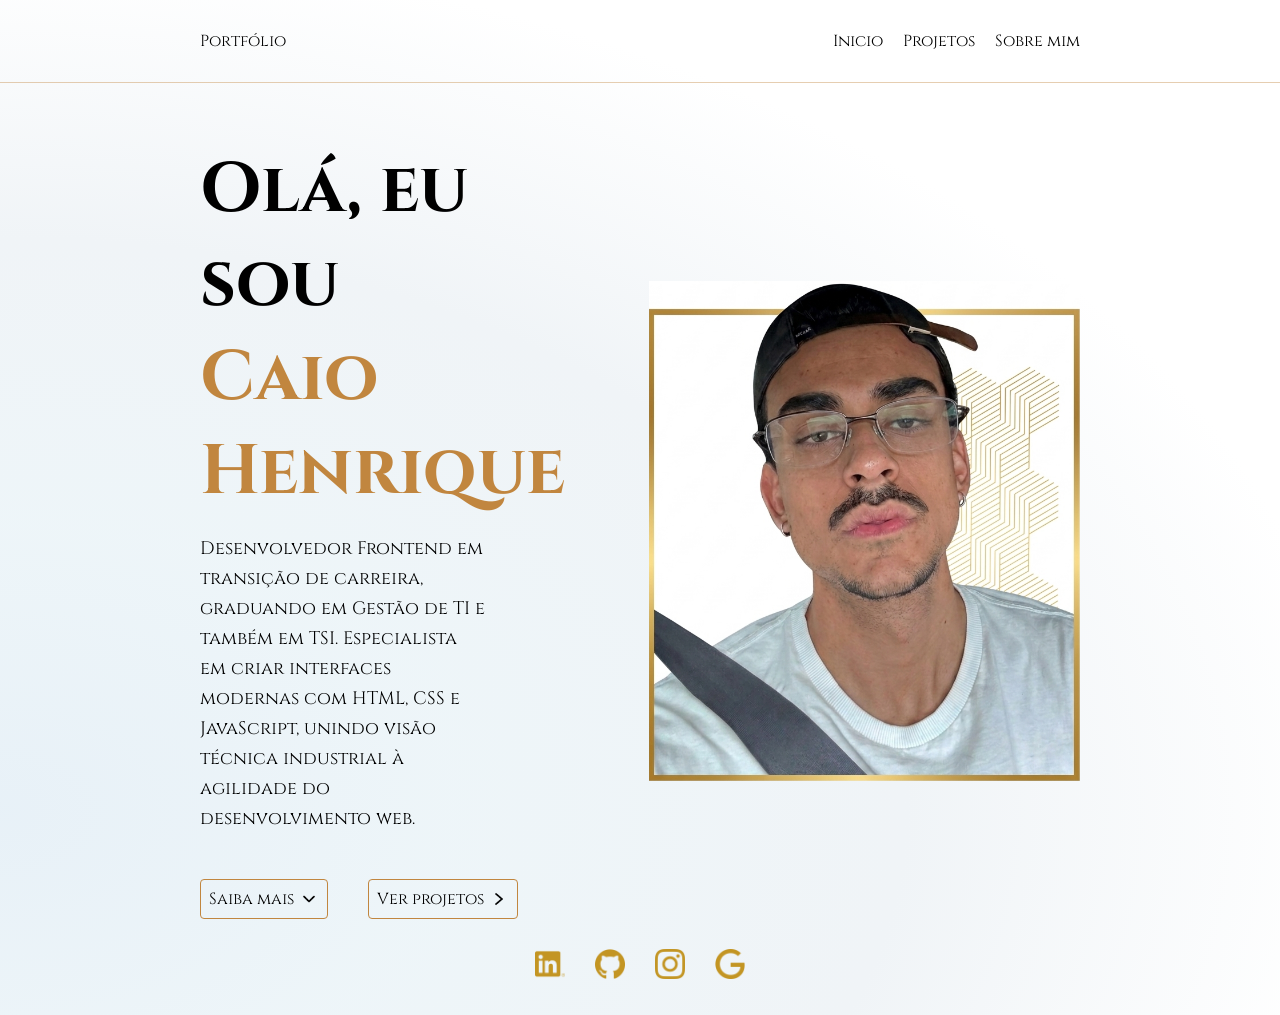
<file: index.html>
<!DOCTYPE html>
<html lang="pt-br">
<head>
    <meta charset="UTF-8">
    <meta name="viewport" content="width=device-width, initial-scale=1.0">
    <title>Avaliação - Website Pessoal</title>
    <!--Link-->
    <link rel="stylesheet" href="style.css">

    <!--Fonts-->
    <link rel="preconnect" href="https://fonts.googleapis.com">
    <link rel="preconnect" href="https://fonts.gstatic.com" crossorigin>
    <link href="https://fonts.googleapis.com/css2?family=Cinzel:wght@400..900&family=Inter:ital,opsz,wght@0,14..32,100..900;1,14..32,100..900&family=Karla:ital,wght@0,200..800;1,200..800&family=Overpass:ital,wght@0,100..900;1,100..900&family=Red+Hat+Text:ital,wght@0,300..700;1,300..700&family=Titillium+Web:ital,wght@0,200;0,300;0,400;0,600;0,700;0,900;1,200;1,300;1,400;1,600;1,700&display=swap" rel="stylesheet">
</head>
<body>
    <header>
        <nav>
            <p>Portfólio</p>
            <ul>
                <li><a href="index.html">Inicio</a></li>
                <li><a href="projetos.html">Projetos</a></li>
                <li><a href="sobre.html">Sobre mim</a></li>
            </ul>
        </nav>
    </header>

    <hr>

    <main>
        <div class="container">
            <div class="informacoes">
                <h1>Olá, eu sou <br> <strong>Caio Henrique</strong></h1>
                <p>Desenvolvedor Frontend em transição de carreira, graduando em Gestão de TI e também em TSI. Especialista em criar interfaces modernas com HTML, CSS e JavaScript, unindo visão técnica industrial à agilidade do desenvolvimento web.</p>
            </div>

            <div class="secoes">
                <div id="ir-sobre" class="botao">
                    <a href="sobre.html">Saiba mais <img src="./image/down.png" alt="seta para baixo"></a>
                </div>
                <div id="ir-projetos" class="botao">
                    <a href="projetos.html">Ver projetos <img src="./image/next.png" alt="seta para direita"></a>
                </div>
            </div>
        </div>

        <div class="imagem-perfil"><img src="./image/foto-perfil.png" alt="foto perfil"></div>
    </main>

    <footer>
        <div id="links">
            <div id="linkedin" class="container-links"><a href="https://www.linkedin.com/in/caio-henrique-29396a244/" target="_blank"><img src="./image/linkedin.png" alt="linkedin"></a></div>

            <div id="github" class="container-links"><a href="https://github.com/CypherDM" target="_blank"><img src="./image/github.png" alt="github"></a></div>

            <div id="instagram" class="container-links"><a href="https://www.instagram.com/caio_hhrr/" target="_blank"><img src="./image/instagram.png" alt="instagram"></a></div>

            <div id="email" class="container-links"><a href="mailto:caiohhrr@gmail.com" target="_blank"><img src="./image/google.png" alt="email"></a></div>
        </div>
    </footer>
</body>
</html>
</file>
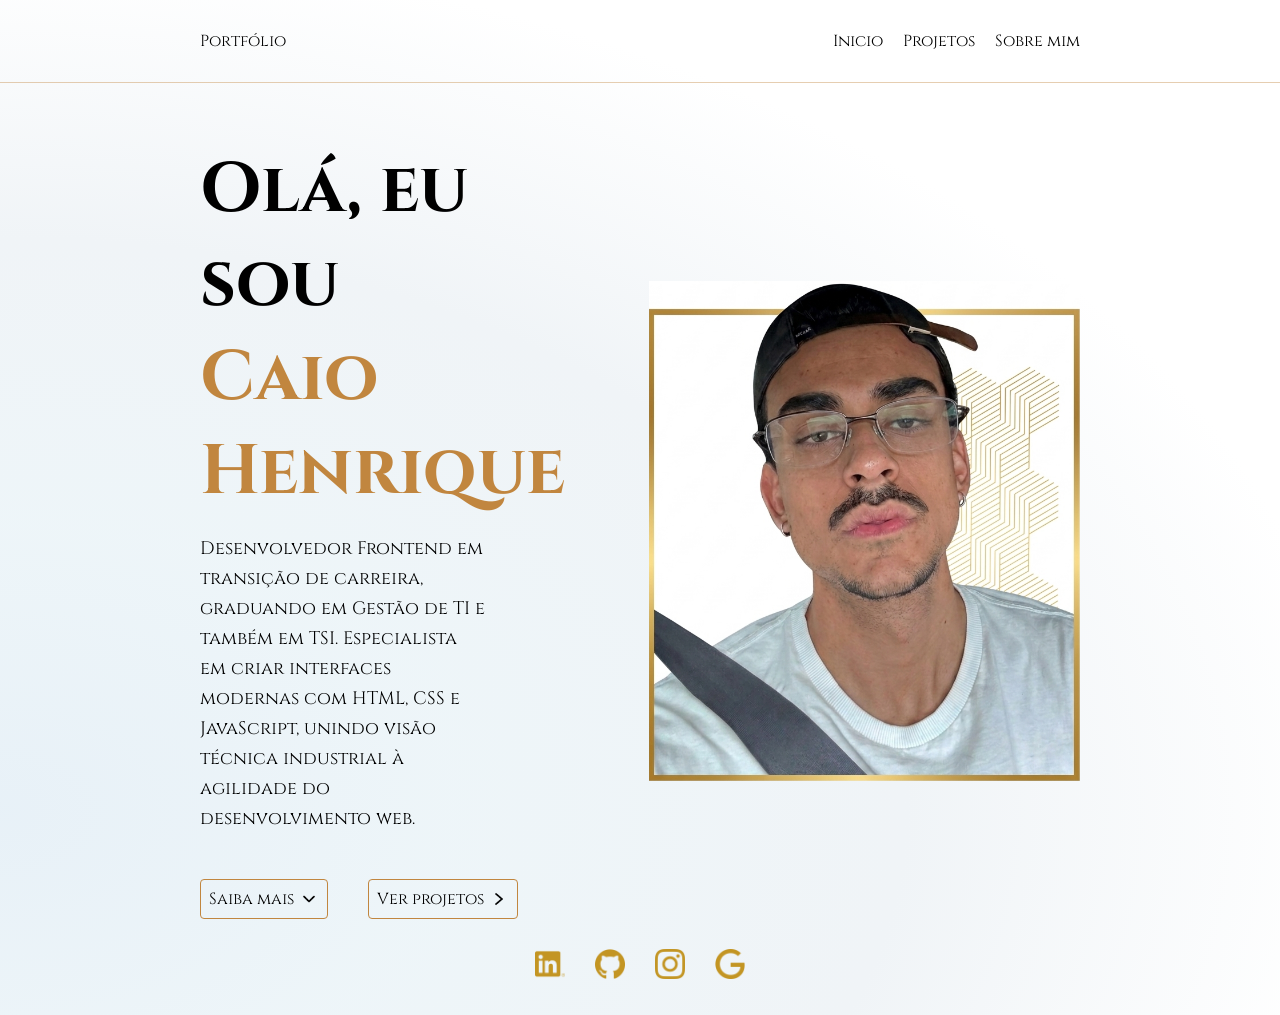
<file: home.html>
<!DOCTYPE html>
<html lang="pt-br">
<head>
    <meta charset="UTF-8">
    <meta name="viewport" content="width=device-width, initial-scale=1.0">
    <title>Avaliação - Website Pessoal</title>
    <!--Link-->
    <link rel="stylesheet" href="style.css">

    <!--Fonts-->
    <link rel="preconnect" href="https://fonts.googleapis.com">
    <link rel="preconnect" href="https://fonts.gstatic.com" crossorigin>
    <link href="https://fonts.googleapis.com/css2?family=Cinzel:wght@400..900&family=Inter:ital,opsz,wght@0,14..32,100..900;1,14..32,100..900&family=Karla:ital,wght@0,200..800;1,200..800&family=Overpass:ital,wght@0,100..900;1,100..900&family=Red+Hat+Text:ital,wght@0,300..700;1,300..700&family=Titillium+Web:ital,wght@0,200;0,300;0,400;0,600;0,700;0,900;1,200;1,300;1,400;1,600;1,700&display=swap" rel="stylesheet">
</head>
<body>
    <header>
        <nav>
            <p>Portfólio</p>
            <ul>
                <li><a href="#inicio">Inicio</a></li>
                <li><a href="projetos.html">Projetos</a></li>
                <li><a href="sobre.html">Sobre mim</a></li>
            </ul>
        </nav>
    </header>

    <hr>

    <main>
        <div class="container">
            <div class="informacoes">
                <h1>Olá, eu sou <br> <strong>Caio Henrique</strong></h1>
                <p>Desenvolvedor Frontend em transição de carreira, graduando em Gestão de TI e também em TSI. Especialista em criar interfaces modernas com HTML, CSS e JavaScript, unindo visão técnica industrial à agilidade do desenvolvimento web.</p>
            </div>

            <div class="secoes">
                <div id="ir-sobre" class="botao">
                    <a href="sobre.html">Saiba mais <img src="./image/down.png" alt="seta para baixo"></a>
                </div>
                <div id="ir-projetos" class="botao">
                    <a href="#projetos">Ver projetos <img src="./image/next.png" alt="seta para direita"></a>
                </div>
            </div>
        </div>

        <div class="imagem-perfil"><img src="./image/foto-perfil.png" alt="foto perfil"></div>
    </main>

    <footer>
        <div id="links">
            <div id="linkedin" class="container-links"><a href="https://www.linkedin.com/in/caio-henrique-29396a244/" target="_blank"><img src="./image/linkedin.png" alt="linkedin"></a></div>

            <div id="github" class="container-links"><a href="https://github.com/CypherDM" target="_blank"><img src="./image/github.png" alt="github"></a></div>

            <div id="instagram" class="container-links"><a href="https://www.instagram.com/caio_hhrr/" target="_blank"><img src="./image/instagram.png" alt="instagram"></a></div>

            <div id="email" class="container-links"><a href="mailto:caiohhrr@gmail.com" target="_blank"><img src="./image/google.png" alt="email"></a></div>
        </div>
    </footer>
</body>
</html>
</file>
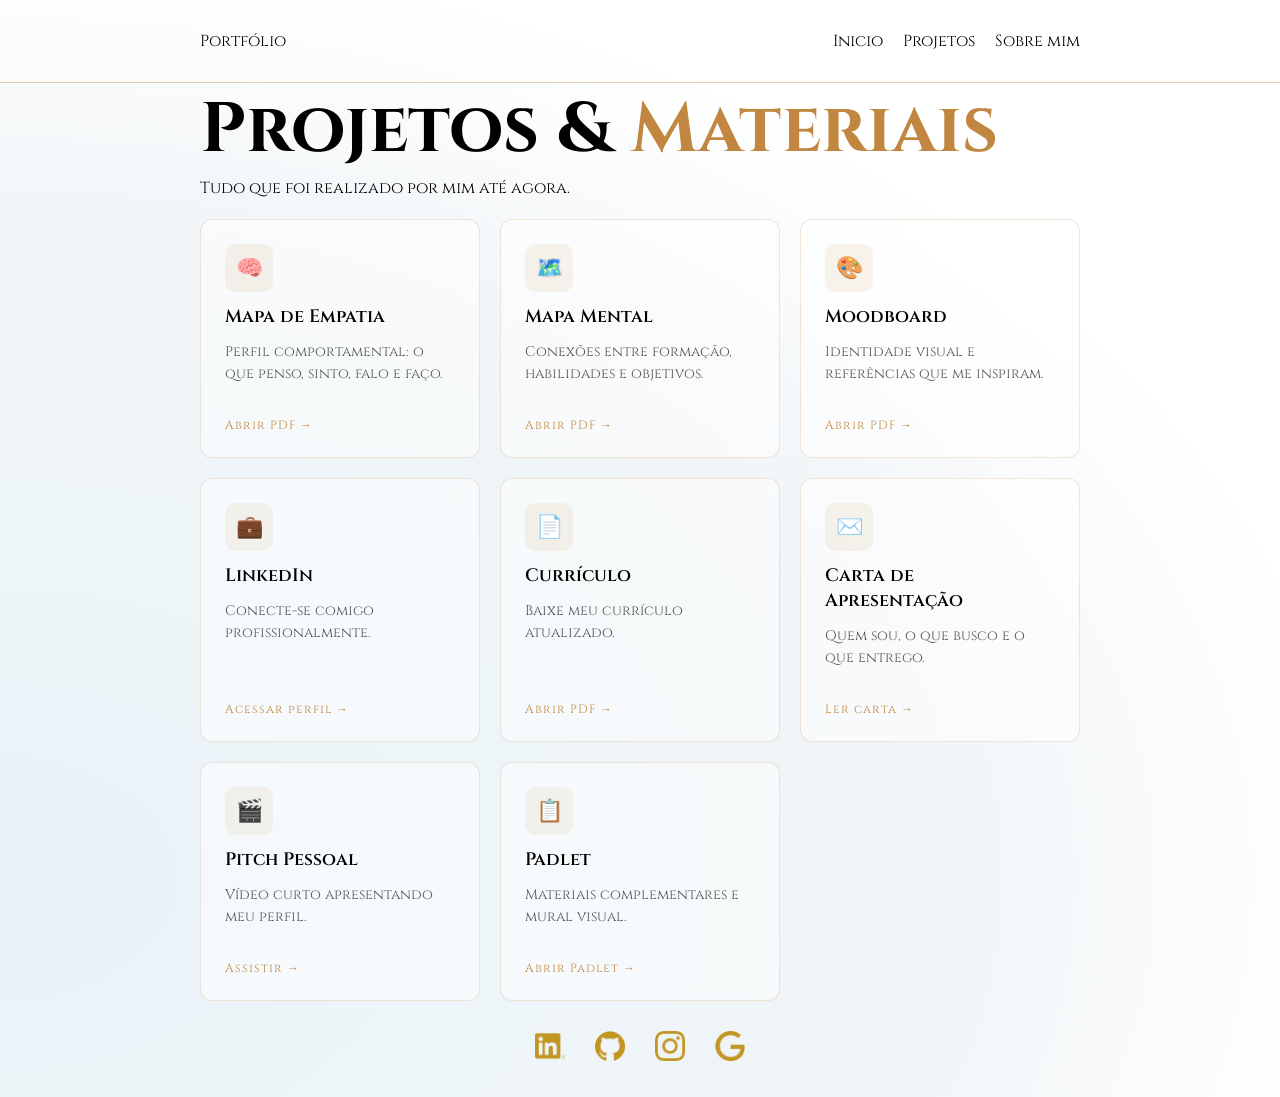
<file: projetos.html>
<!DOCTYPE html>
<html lang="pt-br">
<head>
    <meta charset="UTF-8">
    <meta name="viewport" content="width=device-width, initial-scale=1.0">
    <title>Projetos</title>

    <!--Link-->
    <link rel="stylesheet" href="style-projetos.css">

    <!--Fonts-->
    <link rel="preconnect" href="https://fonts.googleapis.com">
    <link rel="preconnect" href="https://fonts.gstatic.com" crossorigin>
    <link href="https://fonts.googleapis.com/css2?family=Cinzel:wght@400..900&family=Inter:ital,opsz,wght@0,14..32,100..900;1,14..32,100..900&family=Karla:ital,wght@0,200..800;1,200..800&family=Overpass:ital,wght@0,100..900;1,100..900&family=Red+Hat+Text:ital,wght@0,300..700;1,300..700&family=Titillium+Web:ital,wght@0,200;0,300;0,400;0,600;0,700;0,900;1,200;1,300;1,400;1,600;1,700&display=swap" rel="stylesheet">
</head>
<body>
    <header>
        <nav>
            <p>Portfólio</p>
            <ul>
                <li><a href="index.html">Inicio</a></li>
                <li><a href="projetos.html">Projetos</a></li>
                <li><a href="sobre.html">Sobre mim</a></li>
            </ul>
        </nav>
    </header>

    <hr>

    <main>
        <h1>Projetos & <strong>Materiais</strong></h1>
        <p>Tudo que foi realizado por mim até agora.</p>

        <div class="cards-grid">
            <div class="card">
                <div class="card-icone">🧠</div>
                <a href="./pdfs/mapa-empatia.pdf" class="card-externo">↗</a>
                <h3>Mapa de Empatia</h3>
                <p>Perfil comportamental: o que penso, sinto, falo e faço.</p>
                <a href="./pdfs/mapa-empatia.pdf" class="card-link">Abrir PDF →</a>
            </div>

            <div class="card">
                <div class="card-icone">🗺️</div>
                <a href="./pdfs/Mapa_Mental.pdf" class="card-externo">↗</a>
                <h3>Mapa Mental</h3>
                <p>Conexões entre formação, habilidades e objetivos.</p>
                <a href="./pdfs/Mapa_Mental.pdf" class="card-link">Abrir PDF →</a>
            </div>

            <div class="card">
                <div class="card-icone">🎨</div>
                <a href="./pdfs/Moodboard-CaioHenrique.pdf" class="card-externo">↗</a>
                <h3>Moodboard</h3>
                <p>Identidade visual e referências que me inspiram.</p>
                <a href="./pdfs/Moodboard-CaioHenrique.pdf" class="card-link">Abrir PDF →</a>
            </div>

            <div class="card">
                <div class="card-icone">💼</div>
                <a href="https://www.linkedin.com/in/caio-henrique-29396a244/" target="_blank" class="card-externo">↗</a>
                <h3>LinkedIn</h3>
                <p>Conecte-se comigo profissionalmente.</p>
                <a href="https://www.linkedin.com/in/caio-henrique-29396a244/" target="_blank" class="card-link">Acessar perfil →</a>
            </div>

            <div class="card">
                <div class="card-icone">📄</div>
                <a href="./pdfs/Caio_Henrique_Curriculo_TI.pdf" class="card-externo">↗</a>
                <h3>Currículo</h3>
                <p>Baixe meu currículo atualizado.</p>
                <a href="./pdfs/Caio_Henrique_Curriculo_TI.pdf" class="card-link">Abrir PDF →</a>
            </div>

            <div class="card">
                <div class="card-icone">✉️</div>
                <a href="./pdfs/Carta de Apresentação.pdf" class="card-externo">↗</a>
                <h3>Carta de Apresentação</h3>
                <p>Quem sou, o que busco e o que entrego.</p>
                <a href="./pdfs/Carta de Apresentação.pdf" class="card-link">Ler carta →</a>
            </div>

            <div class="card">
                <div class="card-icone">🎬</div>
                <a href="https://youtube.com/shorts/FYq4tQ1VaWs?feature=share" class="card-externo">↗</a>
                <h3>Pitch Pessoal</h3>
                <p>Vídeo curto apresentando meu perfil.</p>
                <a href="https://youtube.com/shorts/FYq4tQ1VaWs?feature=share" class="card-link">Assistir →</a>
            </div>

            <div class="card">
                <div class="card-icone">📋</div>
                <a href="https://padlet.com/caiohhrr/resumo-profissional-yexknn9w260n8htt" class="card-externo">↗</a>
                <h3>Padlet</h3>
                <p>Materiais complementares e mural visual.</p>
                <a href="https://padlet.com/caiohhrr/resumo-profissional-yexknn9w260n8htt" class="card-link">Abrir Padlet →</a>
            </div>
        </div>
    </main>

    <footer>
        <div id="links">
            <div id="linkedin" class="container-links"><a href="https://www.linkedin.com/in/caio-henrique-29396a244/" target="_blank"><img src="./image/linkedin.png" alt="linkedin"></a></div>

            <div id="github" class="container-links"><a href="https://github.com/CypherDM" target="_blank"><img src="./image/github.png" alt="github"></a></div>

            <div id="instagram" class="container-links"><a href="https://www.instagram.com/caio_hhrr/" target="_blank"><img src="./image/instagram.png" alt="instagram"></a></div>

            <div id="email" class="container-links"><a href="mailto:caiohhrr@gmail.com" target="_blank"><img src="./image/google.png" alt="email"></a></div>
        </div>
    </footer>
</body>
</html>
</file>
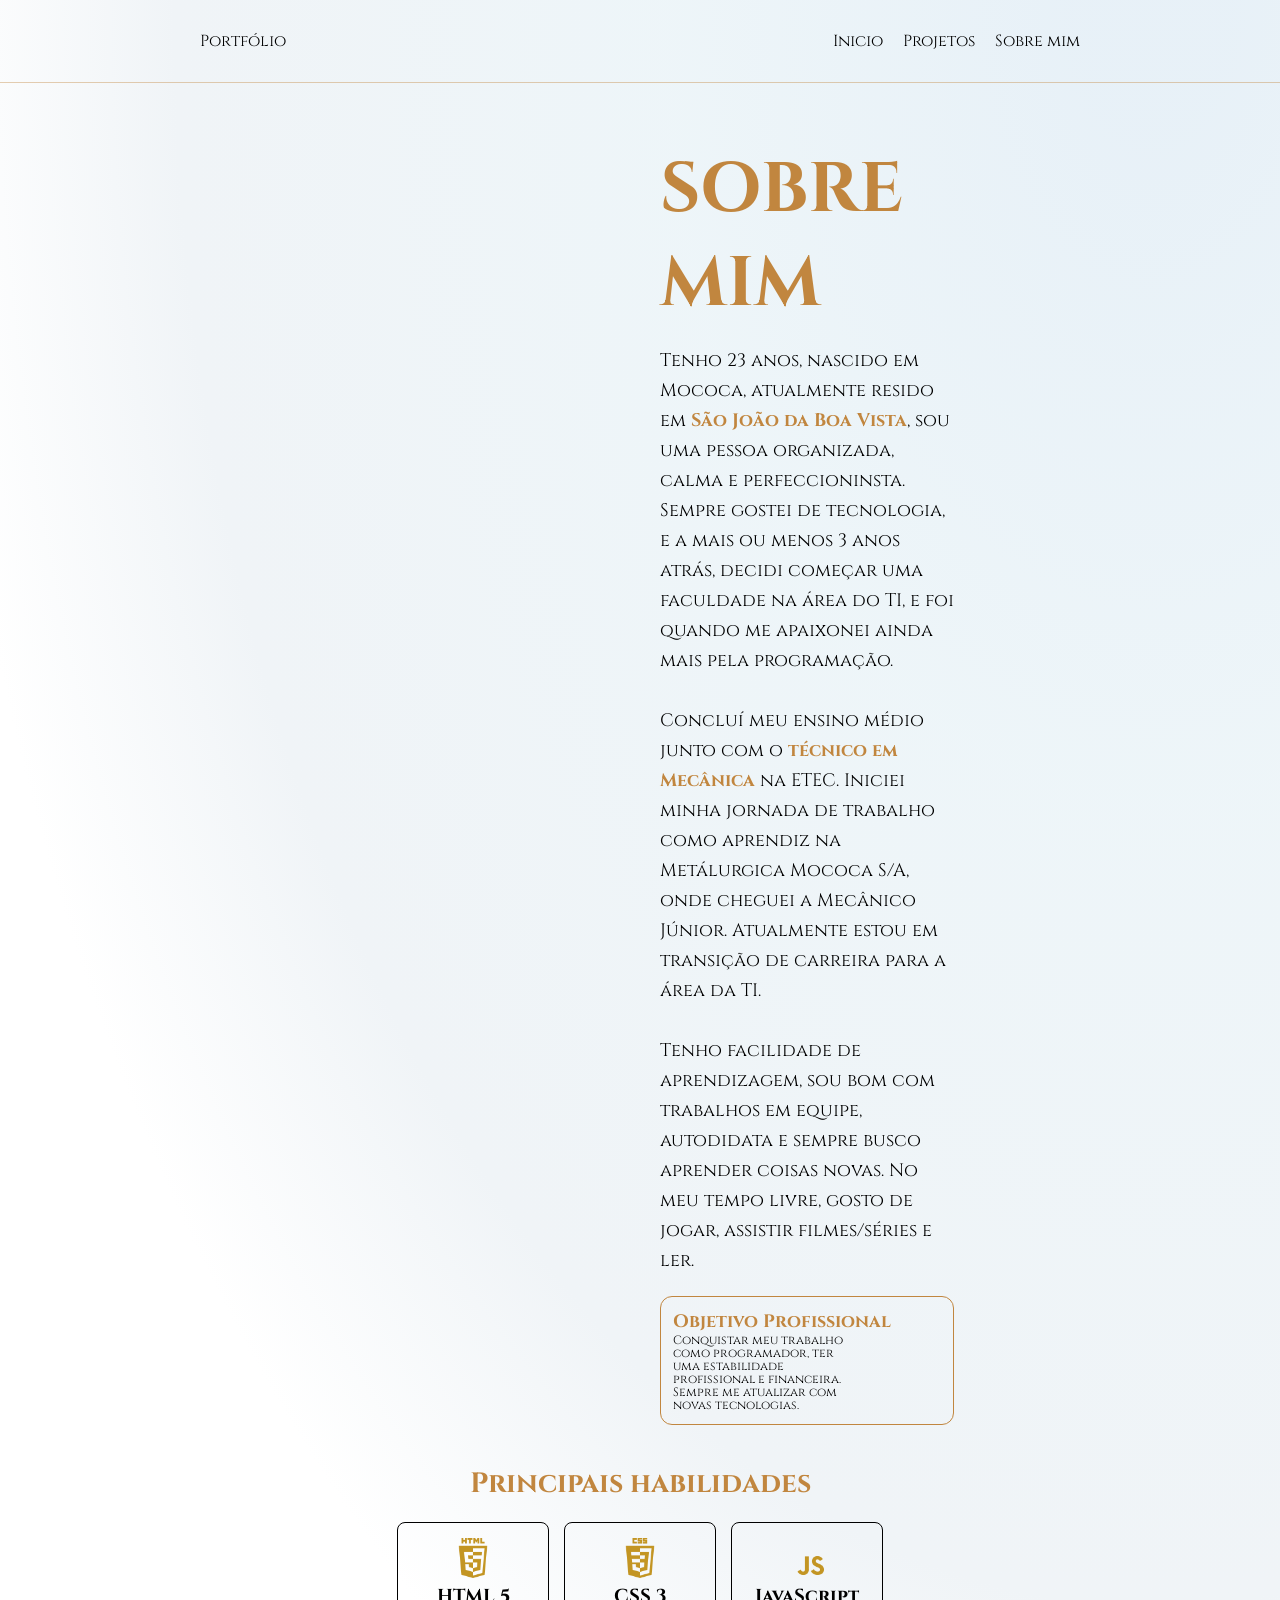
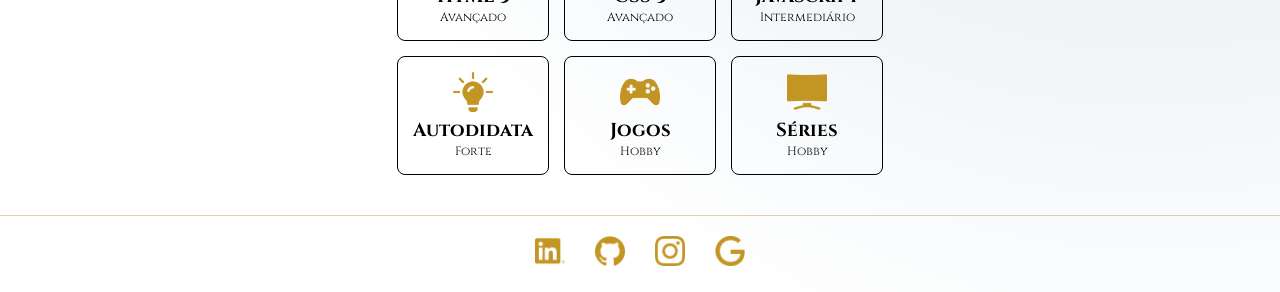
<file: sobre.html>
<!DOCTYPE html>
<html lang="pt-br">
<head>
    <meta charset="UTF-8">
    <meta name="viewport" content="width=device-width, initial-scale=1.0">
    <title>Sobre Mim</title>

    <!--Link-->
    <link rel="stylesheet" href="style-sobre.css">

    <!--Fonts-->
    <link rel="preconnect" href="https://fonts.googleapis.com">
    <link rel="preconnect" href="https://fonts.gstatic.com" crossorigin>
    <link href="https://fonts.googleapis.com/css2?family=Cinzel:wght@400..900&family=Inter:ital,opsz,wght@0,14..32,100..900;1,14..32,100..900&family=Karla:ital,wght@0,200..800;1,200..800&family=Overpass:ital,wght@0,100..900;1,100..900&family=Red+Hat+Text:ital,wght@0,300..700;1,300..700&family=Titillium+Web:ital,wght@0,200;0,300;0,400;0,600;0,700;0,900;1,200;1,300;1,400;1,600;1,700&display=swap" rel="stylesheet">
</head>
<body>
    <header>
        <nav>
            <p>Portfólio</p>
            <ul>
                <li><a href="index.html">Inicio</a></li>
                <li><a href="projetos.html">Projetos</a></li>
                <li><a href="sobre.html">Sobre mim</a></li>
            </ul>
        </nav>
    </header>

    <hr>

    <main>
        <div class="container">
            <div class="branco">
                
            </div>
            <div class="informacoes">
                <h1>SOBRE MIM</h1>
                <p>Tenho 23 anos, nascido em Mococa, atualmente resido em <strong>São João da Boa Vista</strong>, sou uma pessoa organizada, calma e perfeccioninsta. Sempre gostei de tecnologia, e a mais ou menos 3 anos atrás, decidi começar uma faculdade na área do TI, e foi quando me apaixonei ainda mais pela programação. 
                <br> <br>
                Concluí meu ensino médio junto com o <strong>técnico em Mecânica</strong> na ETEC. Iniciei minha jornada de trabalho como aprendiz na Metálurgica Mococa S/A, onde cheguei a Mecânico Júnior. Atualmente estou em transição de carreira para a área da TI.
                <br> <br>
                Tenho facilidade de aprendizagem, sou bom com trabalhos em equipe, autodidata e sempre busco aprender coisas novas. No meu tempo livre, gosto de jogar, assistir filmes/séries e ler.</p>

                <div class="carreira">
                    <h2>Objetivo Profissional</h2>
                    <p>Conquistar meu trabalho como programador, ter uma estabilidade profissional e financeira. Sempre me atualizar com novas tecnologias.</p>
                </div>
            </div>
        </div>

        <div class="habilidades">
            <h2>Principais habilidades</h2>
            <div class="container-itens">
                <div id="html" class="itens">
                    <img src="./image/html5.png" alt="html5">
                    <div class="texto">
                        <h3>HTML 5</h3>
                        <p>Avançado</p>
                    </div>
                </div>
                <div id="css" class="itens">
                    <img src="./image/css3.png" alt="css3">
                    <div class="texto">
                        <h3>CSS 3</h3>
                        <p>Avançado</p>
                    </div>
                </div>
                <div id="Js" class="itens">
                    <img src="./image/js.png" alt="js">
                    <div class="texto">
                        <h3>JavaScript</h3>
                        <p>Intermediário</p>
                    </div>
                </div>
                <div id="autodidata" class="itens">
                    <img src="./image/idea.png" alt="lampada">
                    <div class="texto">
                        <h3>Autodidata</h3>
                        <p>Forte</p>
                    </div>
                </div>
                <div id="jogos" class="itens">
                    <img src="./image/games.png" alt="controle">
                    <div class="texto">
                        <h3>Jogos</h3>
                        <p>Hobby</p>
                    </div>
                </div>
                <div id="serie" class="itens">
                    <img src="./image/monitor.png" alt="tv">
                    <div class="texto">
                        <h3>Séries</h3>
                        <p>Hobby</p>
                    </div>
                </div>
            </div>
        </div>
    </main>

    <hr>

    <footer>
        <div id="links">
            <div id="linkedin" class="container-links"><a href="https://www.linkedin.com/in/caio-henrique-29396a244/" target="_blank"><img src="./image/linkedin.png" alt="linkedin"></a></div>

            <div id="github" class="container-links"><a href="https://github.com/CypherDM" target="_blank"><img src="./image/github.png" alt="github"></a></div>

            <div id="instagram" class="container-links"><a href="https://www.instagram.com/caio_hhrr/" target="_blank"><img src="./image/instagram.png" alt="instagram"></a></div>

            <div id="email" class="container-links"><a href="mailto:caiohhrr@gmail.com" target="_blank"><img src="./image/google.png" alt="email"></a></div>
        </div>
    </footer>
</body>
</html>
</file>
<file: style.css>
* {
    margin: 0;
    padding: 0;
    box-sizing: border-box;
    text-decoration: none;
    color: #000;
    list-style: none;
    font-family: "Cinzel", sans-serif;
}

body {
    background: radial-gradient(ellipse at 0% 80%, #b8d4e854 0%, #d6e8f06c 25%, #f0f4f7 50%, #ffffff 75%);
    display: flex;
    flex-direction: column;
    min-height: 100vh;
}

header{
    display: block;
    width: 100%;
    background: transparent;
}

header nav {
    display: flex;
    justify-content: space-between;
    align-items: center;
    padding: 30px 200px;
}

header nav ul {
    display: flex;
}

header nav ul li {
    margin-left: 20px;
}

header nav ul li a:hover {
    text-decoration: underline #C1863F;
    text-underline-offset: 3px;
}

hr {
    border: none;
    border-top: 1px solid #c1863f67;
}

main {
    flex: 1;
    display: grid;
    grid-template-columns: 1fr 1fr;
    min-height: 60vh;
    align-items: center;
    padding: 0 200px;
    gap: 40px;
    margin-top: 60px;
    overflow: hidden;
}

main .container {
    display: flex;
    flex-direction: column;
    justify-content: center;
    align-items: flex-start;
    gap: 30px;
}

main .informacoes h1 {
    font-size: 70px;
    width: 100%;
    margin-bottom: 15px;
}

main .informacoes h1 strong {
    color: #C1863F;
}

main .informacoes p {
    font-size: 18px;
    width: 70%;
    margin-bottom: 15px;
    line-height: 30px;
}

main .secoes {
    display: flex;   
    gap: 40px;
}

main .secoes .botao a {
    display: flex;
    align-items: center;
    text-align: center;
    gap: 5px;
}

main .secoes .botao img{
    width: auto;
    height: 20px;
}

main .secoes .botao img:hover {
    filter: invert(58%) sepia(60%) saturate(500%) hue-rotate(5deg) brightness(90%);
}

main .secoes .botao{
    border: 1px solid #C1863F;

    padding: 8px;
    border-radius: 4px;
    cursor: pointer;

    transition: transform 0.3s ease;
}

main .secoes .botao:hover {
    transform: translateY(-2px);
}

main .secoes .botao a:hover{
    color: #C1863F;
}

main .imagem-perfil {
    display: flex;
    justify-content: flex-end;
}

main .imagem-perfil img {
    width: auto;
    height: 500px;
}

footer {
    margin-top: auto;
    padding: 30px 0;
}

footer #links{
    display: flex;
    justify-content: center;
    align-items: center;
    gap: 30px;
}

footer #links .container-links a img {
    width: auto;
    height: 30px;
    filter: invert(58%) sepia(60%) saturate(500%) hue-rotate(5deg) brightness(90%);

    transition: transform 0.3s ease;
}

footer #links .container-links a img:hover {
    transform: translateY(-2px);
}
</file>
<file: style-projetos.css>
* {
    margin: 0;
    padding: 0;
    box-sizing: border-box;
    text-decoration: none;
    color: #000;
    list-style: none;
    font-family: "Cinzel", sans-serif;
}

:root {
    --gold: #C1863F;
    --gold-light: #d4a056;
    --gold-faint: #c1863f18;
    --gray: #555;
}

body {
    background: radial-gradient(ellipse at 0% 80%, #b8d4e854 0%, #d6e8f06c 25%, #f0f4f7 50%, #ffffff 75%);
    display: flex;
    flex-direction: column;
    min-height: 100vh;
}

header{
    display: block;
    width: 100%;
    background: transparent;
}

header nav {
    display: flex;
    justify-content: space-between;
    align-items: center;
    padding: 30px 200px;
}

header nav ul {
    display: flex;
}

header nav ul li {
    margin-left: 20px;
}

header nav ul li a:hover {
    text-decoration: underline #C1863F;
    text-underline-offset: 3px;
}

hr {
    border: none;
    border-top: 1px solid #c1863f67;
}

main {
    padding: 0 200px;
}

main h1 {
    font-size: 70px;
}

main h1 strong{
    color: #C1863F;
}

main p {
    margin-bottom: 20px;
}

main .card .card-logo {
    border: 1px solid #000;
}

main .card  .card-logo img {
    width: auto;
    height: 30px;
}

.cards-grid {
            display: grid;
            grid-template-columns: repeat(3, 1fr);
            gap: 20px;
        }

        .card {
            border: 1px solid #c1863f35;
            border-radius: 12px;
            padding: 24px;
            position: relative;
            display: flex;
            flex-direction: column;
            gap: 12px;
            background: rgba(255,255,255,0.5);
            backdrop-filter: blur(4px);
            transition: transform 0.3s ease, box-shadow 0.3s ease, border-color 0.3s;
            cursor: pointer;
        }

        .card:hover {
            transform: translateY(-5px);
            box-shadow: 0 12px 30px #c1863f18;
            border-color: var(--gold);
        }

        .card-icone {
            width: 48px;
            height: 48px;
            background: var(--gold-faint);
            border-radius: 10px;
            display: flex;
            align-items: center;
            justify-content: center;
            font-size: 22px;
        }

        .card-externo {
            position: absolute;
            top: 20px;
            right: 20px;
            font-size: 16px;
            color: var(--gold);
            text-decoration: none;
            opacity: 0;
            transition: opacity 0.3s;
        }

        .card:hover .card-externo {
            opacity: 1;
        }

        .card h3 {
            font-family: 'Cinzel', serif;
            font-size: 18px;
            font-weight: 600;
        }

        .card p {
            font-size: 14px;
            color: var(--gray);
            line-height: 22px;
            flex: 1;
        }

        .card-link {
            font-family: 'Cinzel', serif;
            font-size: 12px;
            color: var(--gold);
            letter-spacing: 1px;
            transition: letter-spacing 0.3s;
        }

        .card:hover .card-link {
            letter-spacing: 2px;
        }

footer {
    margin-top: auto;
    padding: 30px 0;
}

footer #links{
    display: flex;
    justify-content: center;
    align-items: center;
    gap: 30px;
}

footer #links .container-links a img {
    width: auto;
    height: 30px;
    filter: invert(58%) sepia(60%) saturate(500%) hue-rotate(5deg) brightness(90%);

    transition: transform 0.3s ease;
}

footer #links .container-links a img:hover {
    transform: translateY(-2px);
}
</file>
<file: style-sobre.css>
* {
    margin: 0;
    padding: 0;
    box-sizing: border-box;
    text-decoration: none;
    color: #000;
    list-style: none;
    font-family: "Cinzel", sans-serif;
}

body {
    background: radial-gradient(ellipse at 90% 0%, #b8d4e854 5%, #d6e8f06c 30%, #f0f4f7 60%, #ffffff 75%);
    display: flex;
    flex-direction: column;
    min-height: 100vh;
}

header{
    display: block;
    width: 100%;
    background: transparent;
}

header nav {
    display: flex;
    justify-content: space-between;
    align-items: center;
    padding: 30px 200px;
}

header nav ul {
    display: flex;
}

header nav ul li {
    margin-left: 20px;
}

header nav ul li a:hover {
    text-decoration: underline #C1863F;
    text-underline-offset: 3px;
}

hr {
    border: none;
    border-top: 1px solid #c1863f67;
}

main .container{
    display: grid;
    grid-template-columns: 1fr 1fr;
    min-height: 60vh;
    align-items: center;
    padding: 0 200px;
    gap: 40px;
    margin-top: 60px;
}

main .container h1 {
    color: #C1863F;
    font-size: 70px;
    margin-bottom: 15px;
}

main .container p {
    line-height: 30px;
    font-size: 18px;
    width: 70%;
}

main .container p strong {
    color: #C1863F;
}

main .container .carreira {
    margin-top: 20px;
    border: 1px solid #C1863F;
    border-radius: 12px;
    padding: 12px;
    width: 70%;
    align-items: center;
}

main .container .carreira h2 {
    font-size: 18px;
    color: #C1863F;
}

main .container .carreira p {
    font-size: 12px;
    line-height: 13px;
}

main .habilidades {
    display: flex;
    flex-direction: column;
    align-items: center;
    text-align: center;
    margin: 40px 0;
}

main .habilidades h2 {
    color: #C1863F;
    font-size: 28px;
    margin-bottom: 20px;
}

main .habilidades .container-itens{
    display: grid;
    grid-template-columns: repeat(3, 1fr);
    gap: 15px;
    cursor: pointer;
}

main .habilidades .container-itens .itens {
    border: 1px solid #000;
    border-radius: 8px;
    padding: 15px;
    transition: transform 0.3s ease;
}

main .habilidades .container-itens .itens:hover {
    border: 1px solid #C1863F;
    transform: translateY(-2px);
}

main .habilidades .container-itens .itens .texto p {
    font-size: 12px;
}

main .habilidades .itens img {
    width: auto;
    height: 40px;
    filter: invert(58%) sepia(60%) saturate(500%) hue-rotate(5deg) brightness(90%);
}

footer {
    margin-top: auto;
    padding: 20px 0;
}

footer #links{
    display: flex;
    justify-content: center;
    align-items: center;
    gap: 30px;
}

footer #links .container-links a img {
    width: auto;
    height: 30px;
    filter: invert(58%) sepia(60%) saturate(500%) hue-rotate(5deg) brightness(90%);

    transition: transform 0.3s ease;
}

footer #links .container-links a img:hover {
    transform: translateY(-2px);
}
</file>
